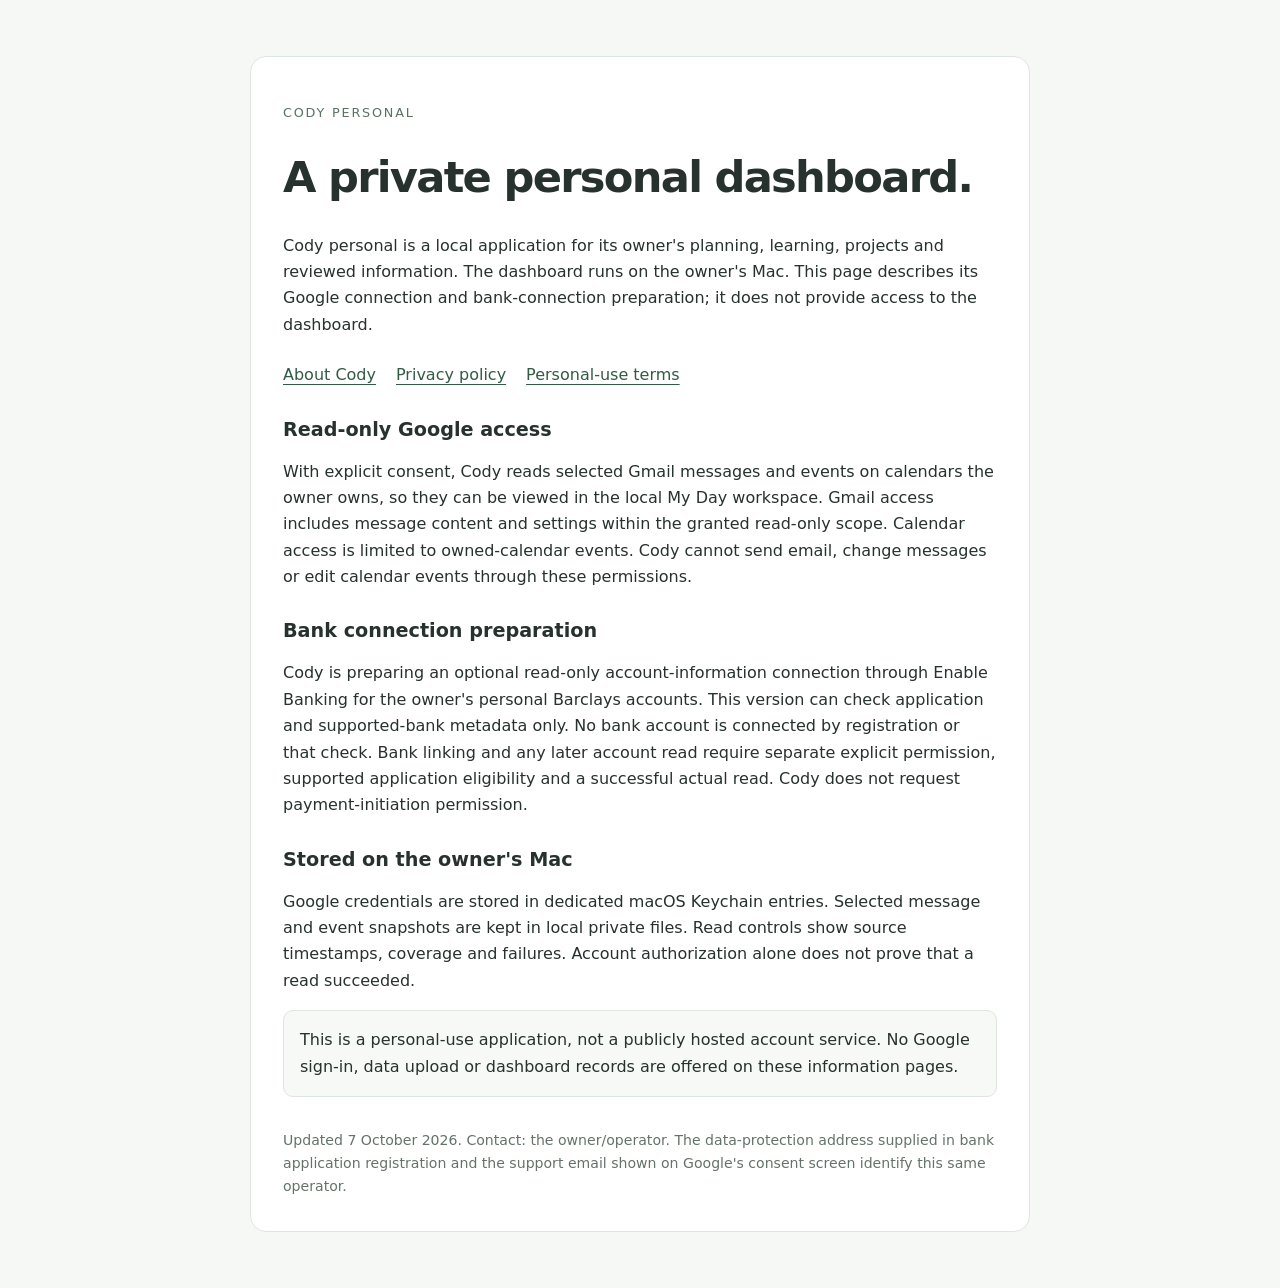
<file: index.html>
<!doctype html>
<html lang="en"><head><meta charset="utf-8"><meta name="viewport" content="width=device-width,initial-scale=1"><title>Cody personal — app information</title><link rel="stylesheet" href="site.css"></head><body><main>
<p class="eyebrow">Cody personal</p><h1>A private personal dashboard.</h1>
<p>Cody personal is a local application for its owner's planning, learning, projects and reviewed information. The dashboard runs on the owner's Mac. This page describes its Google connection and bank-connection preparation; it does not provide access to the dashboard.</p>
<nav aria-label="App information"><a href="index.html" aria-current="page">About Cody</a><a href="privacy.html">Privacy policy</a><a href="terms.html">Personal-use terms</a></nav>
<h2>Read-only Google access</h2><p>With explicit consent, Cody reads selected Gmail messages and events on calendars the owner owns, so they can be viewed in the local My Day workspace. Gmail access includes message content and settings within the granted read-only scope. Calendar access is limited to owned-calendar events. Cody cannot send email, change messages or edit calendar events through these permissions.</p>
<h2>Bank connection preparation</h2><p>Cody is preparing an optional read-only account-information connection through Enable Banking for the owner's personal Barclays accounts. This version can check application and supported-bank metadata only. No bank account is connected by registration or that check. Bank linking and any later account read require separate explicit permission, supported application eligibility and a successful actual read. Cody does not request payment-initiation permission.</p>
<h2>Stored on the owner's Mac</h2><p>Google credentials are stored in dedicated macOS Keychain entries. Selected message and event snapshots are kept in local private files. Read controls show source timestamps, coverage and failures. Account authorization alone does not prove that a read succeeded.</p>
<p class="note">This is a personal-use application, not a publicly hosted account service. No Google sign-in, data upload or dashboard records are offered on these information pages.</p>
<footer>Updated 7 October 2026. Contact: the owner/operator. The data-protection address supplied in bank application registration and the support email shown on Google's consent screen identify this same operator.</footer>
</main></body></html>
</file>
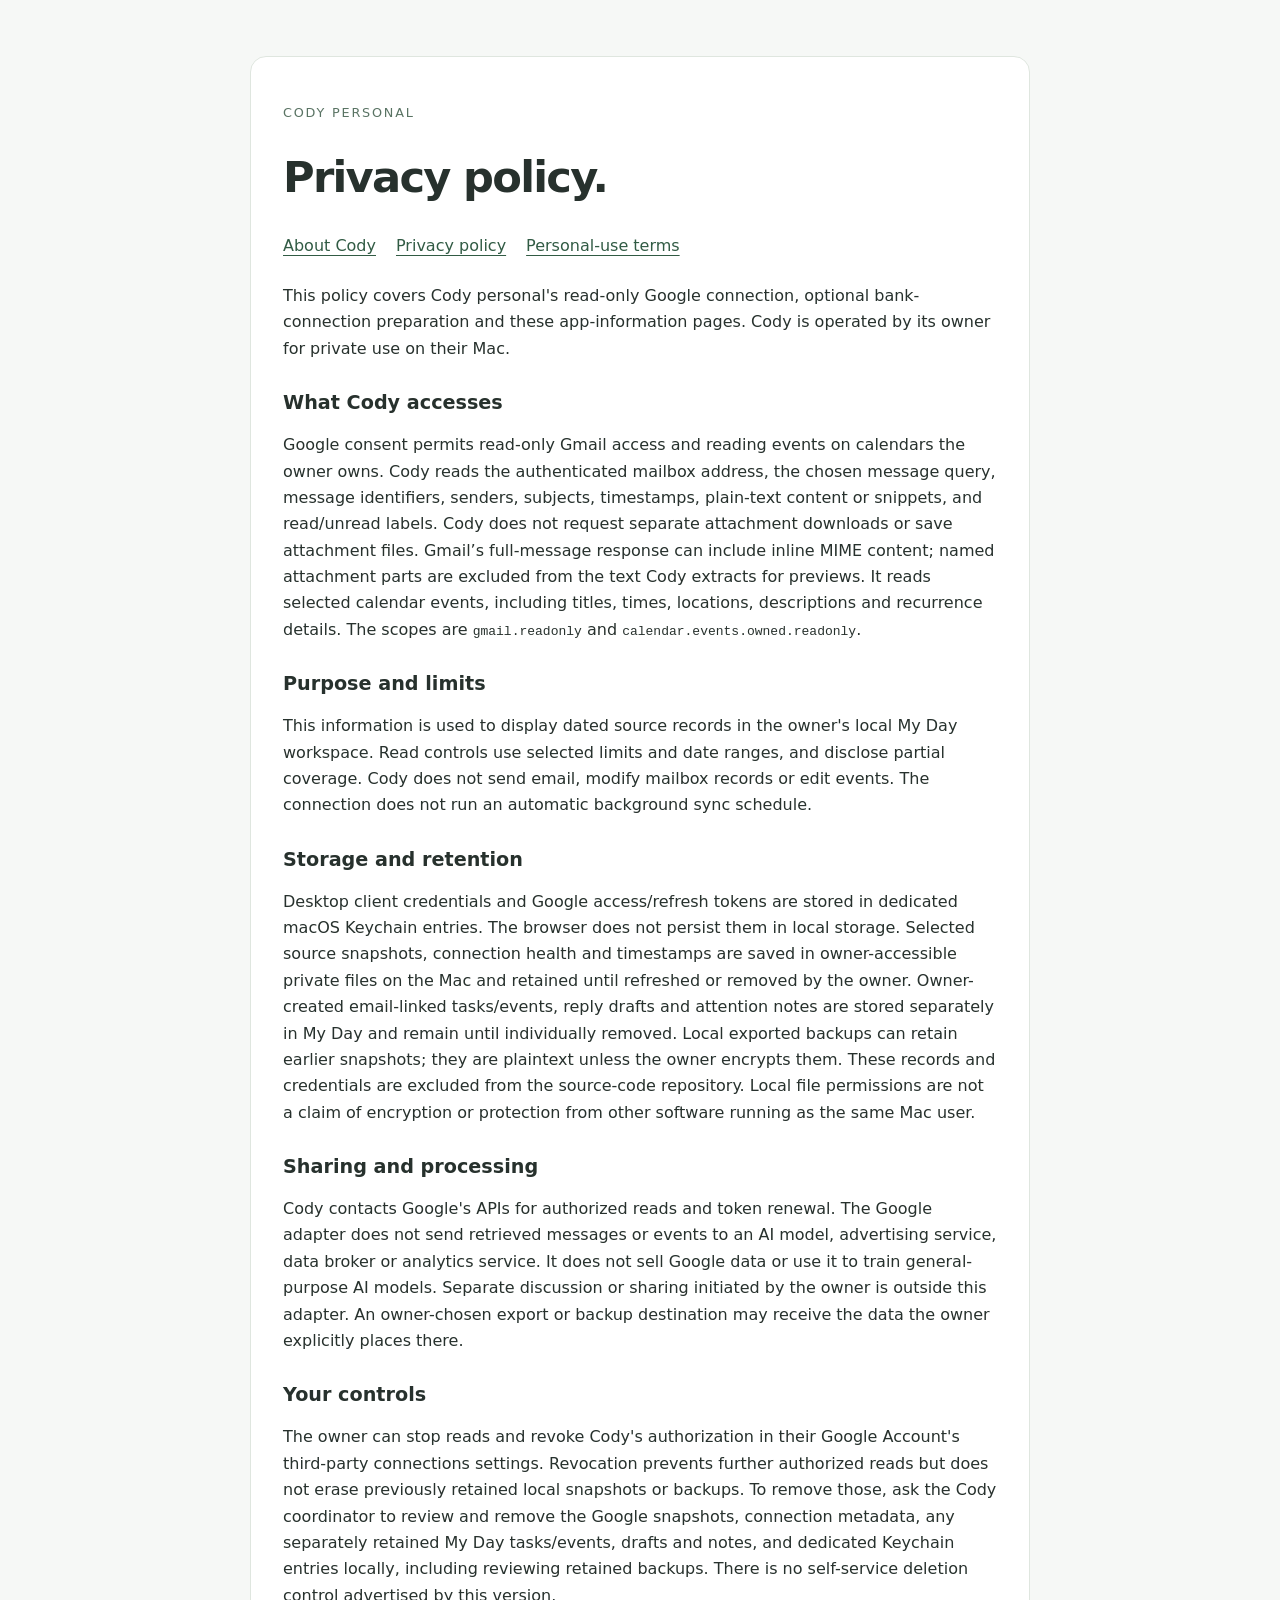
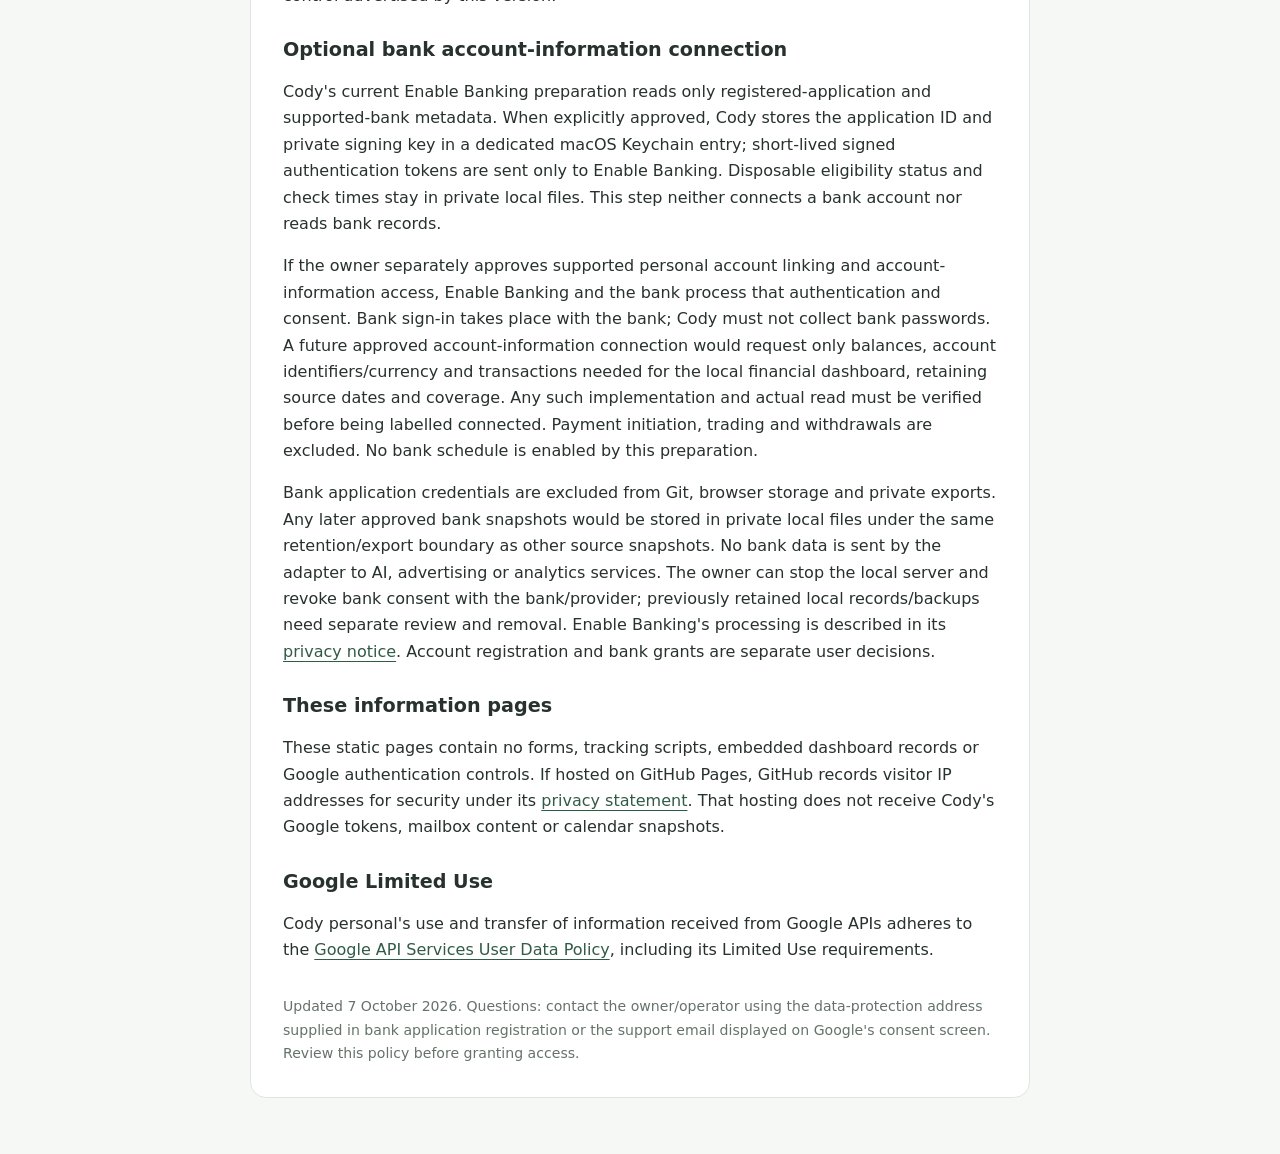
<file: privacy.html>
<!doctype html>
<html lang="en"><head><meta charset="utf-8"><meta name="viewport" content="width=device-width,initial-scale=1"><title>Cody personal — privacy policy</title><link rel="stylesheet" href="site.css"></head><body><main>
<p class="eyebrow">Cody personal</p><h1>Privacy policy.</h1>
<nav aria-label="App information"><a href="index.html">About Cody</a><a href="privacy.html" aria-current="page">Privacy policy</a><a href="terms.html">Personal-use terms</a></nav>
<p>This policy covers Cody personal's read-only Google connection, optional bank-connection preparation and these app-information pages. Cody is operated by its owner for private use on their Mac.</p>
<h2>What Cody accesses</h2><p>Google consent permits read-only Gmail access and reading events on calendars the owner owns. Cody reads the authenticated mailbox address, the chosen message query, message identifiers, senders, subjects, timestamps, plain-text content or snippets, and read/unread labels. Cody does not request separate attachment downloads or save attachment files. Gmail’s full-message response can include inline MIME content; named attachment parts are excluded from the text Cody extracts for previews. It reads selected calendar events, including titles, times, locations, descriptions and recurrence details. The scopes are <code>gmail.readonly</code> and <code>calendar.events.owned.readonly</code>.</p>
<h2>Purpose and limits</h2><p>This information is used to display dated source records in the owner's local My Day workspace. Read controls use selected limits and date ranges, and disclose partial coverage. Cody does not send email, modify mailbox records or edit events. The connection does not run an automatic background sync schedule.</p>
<h2>Storage and retention</h2><p>Desktop client credentials and Google access/refresh tokens are stored in dedicated macOS Keychain entries. The browser does not persist them in local storage. Selected source snapshots, connection health and timestamps are saved in owner-accessible private files on the Mac and retained until refreshed or removed by the owner. Owner-created email-linked tasks/events, reply drafts and attention notes are stored separately in My Day and remain until individually removed. Local exported backups can retain earlier snapshots; they are plaintext unless the owner encrypts them. These records and credentials are excluded from the source-code repository. Local file permissions are not a claim of encryption or protection from other software running as the same Mac user.</p>
<h2>Sharing and processing</h2><p>Cody contacts Google's APIs for authorized reads and token renewal. The Google adapter does not send retrieved messages or events to an AI model, advertising service, data broker or analytics service. It does not sell Google data or use it to train general-purpose AI models. Separate discussion or sharing initiated by the owner is outside this adapter. An owner-chosen export or backup destination may receive the data the owner explicitly places there.</p>
<h2>Your controls</h2><p>The owner can stop reads and revoke Cody's authorization in their Google Account's third-party connections settings. Revocation prevents further authorized reads but does not erase previously retained local snapshots or backups. To remove those, ask the Cody coordinator to review and remove the Google snapshots, connection metadata, any separately retained My Day tasks/events, drafts and notes, and dedicated Keychain entries locally, including reviewing retained backups. There is no self-service deletion control advertised by this version.</p>
<h2>Optional bank account-information connection</h2><p>Cody's current Enable Banking preparation reads only registered-application and supported-bank metadata. When explicitly approved, Cody stores the application ID and private signing key in a dedicated macOS Keychain entry; short-lived signed authentication tokens are sent only to Enable Banking. Disposable eligibility status and check times stay in private local files. This step neither connects a bank account nor reads bank records.</p><p>If the owner separately approves supported personal account linking and account-information access, Enable Banking and the bank process that authentication and consent. Bank sign-in takes place with the bank; Cody must not collect bank passwords. A future approved account-information connection would request only balances, account identifiers/currency and transactions needed for the local financial dashboard, retaining source dates and coverage. Any such implementation and actual read must be verified before being labelled connected. Payment initiation, trading and withdrawals are excluded. No bank schedule is enabled by this preparation.</p><p>Bank application credentials are excluded from Git, browser storage and private exports. Any later approved bank snapshots would be stored in private local files under the same retention/export boundary as other source snapshots. No bank data is sent by the adapter to AI, advertising or analytics services. The owner can stop the local server and revoke bank consent with the bank/provider; previously retained local records/backups need separate review and removal. Enable Banking's processing is described in its <a href="https://enablebanking.com/privacy/">privacy notice</a>. Account registration and bank grants are separate user decisions.</p>
<h2>These information pages</h2><p>These static pages contain no forms, tracking scripts, embedded dashboard records or Google authentication controls. If hosted on GitHub Pages, GitHub records visitor IP addresses for security under its <a href="https://docs.github.com/en/site-policy/privacy-policies/github-general-privacy-statement">privacy statement</a>. That hosting does not receive Cody's Google tokens, mailbox content or calendar snapshots.</p>
<h2>Google Limited Use</h2><p>Cody personal's use and transfer of information received from Google APIs adheres to the <a href="https://developers.google.com/terms/api-services-user-data-policy">Google API Services User Data Policy</a>, including its Limited Use requirements.</p>
<footer>Updated 7 October 2026. Questions: contact the owner/operator using the data-protection address supplied in bank application registration or the support email displayed on Google's consent screen. Review this policy before granting access.</footer>
</main></body></html>
</file>
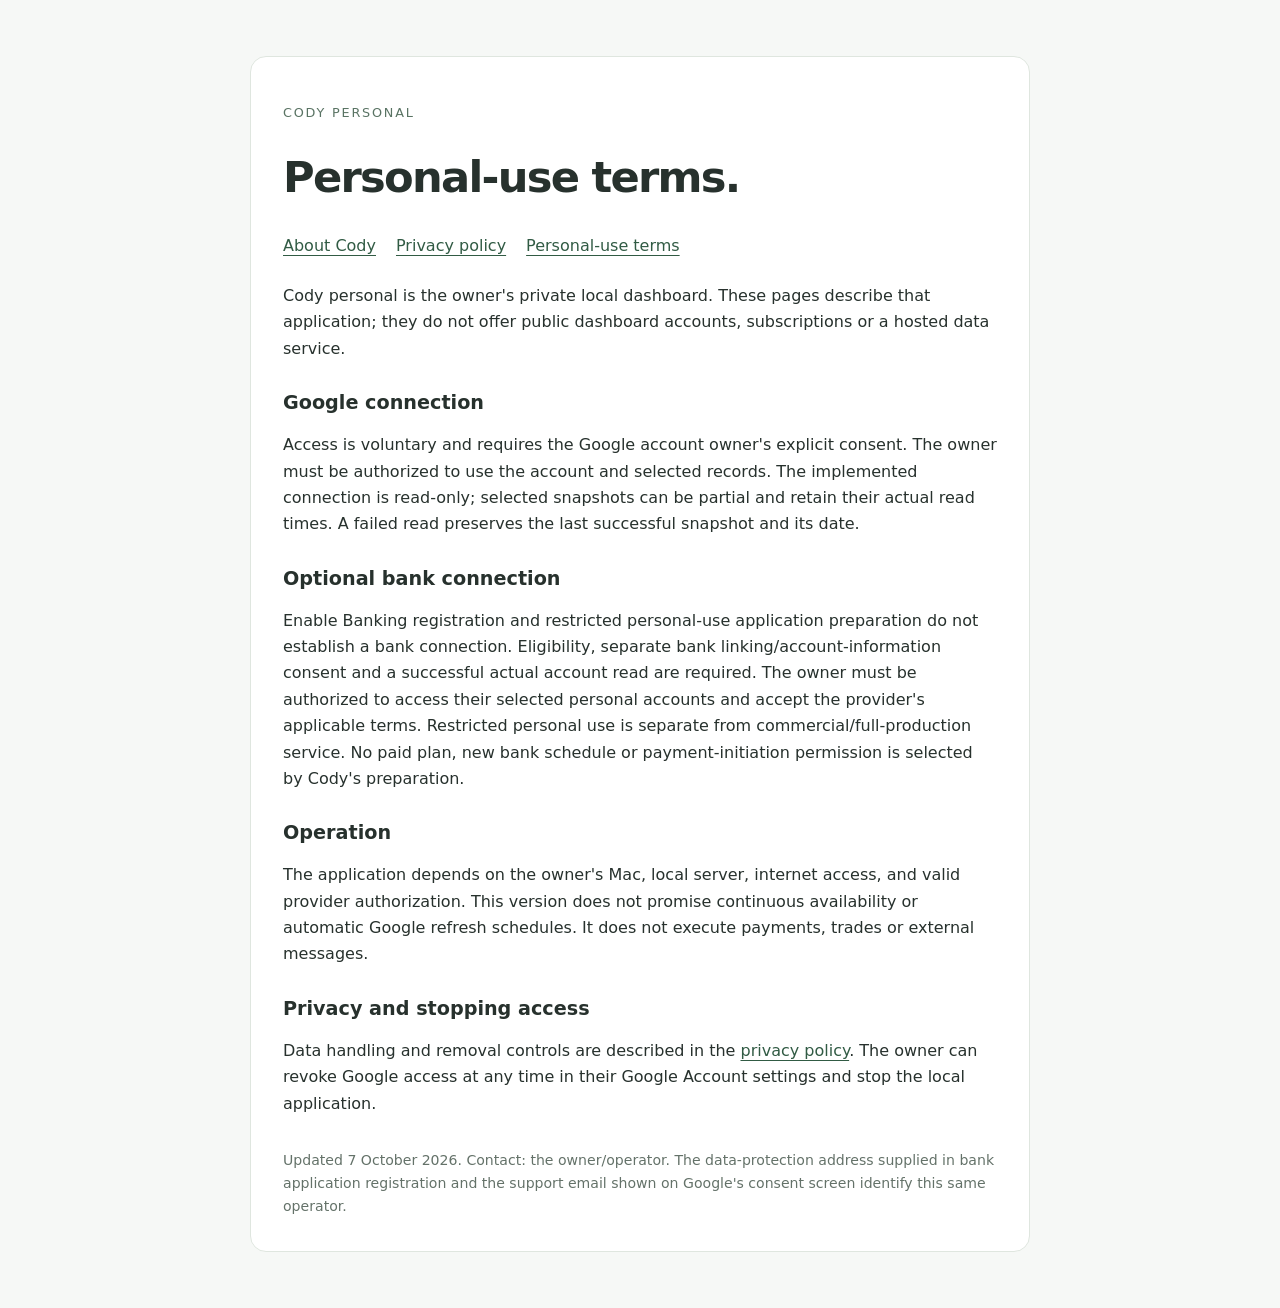
<file: terms.html>
<!doctype html>
<html lang="en"><head><meta charset="utf-8"><meta name="viewport" content="width=device-width,initial-scale=1"><title>Cody personal — personal-use terms</title><link rel="stylesheet" href="site.css"></head><body><main>
<p class="eyebrow">Cody personal</p><h1>Personal-use terms.</h1>
<nav aria-label="App information"><a href="index.html">About Cody</a><a href="privacy.html">Privacy policy</a><a href="terms.html" aria-current="page">Personal-use terms</a></nav>
<p>Cody personal is the owner's private local dashboard. These pages describe that application; they do not offer public dashboard accounts, subscriptions or a hosted data service.</p>
<h2>Google connection</h2><p>Access is voluntary and requires the Google account owner's explicit consent. The owner must be authorized to use the account and selected records. The implemented connection is read-only; selected snapshots can be partial and retain their actual read times. A failed read preserves the last successful snapshot and its date.</p>
<h2>Optional bank connection</h2><p>Enable Banking registration and restricted personal-use application preparation do not establish a bank connection. Eligibility, separate bank linking/account-information consent and a successful actual account read are required. The owner must be authorized to access their selected personal accounts and accept the provider's applicable terms. Restricted personal use is separate from commercial/full-production service. No paid plan, new bank schedule or payment-initiation permission is selected by Cody's preparation.</p>
<h2>Operation</h2><p>The application depends on the owner's Mac, local server, internet access, and valid provider authorization. This version does not promise continuous availability or automatic Google refresh schedules. It does not execute payments, trades or external messages.</p>
<h2>Privacy and stopping access</h2><p>Data handling and removal controls are described in the <a href="privacy.html">privacy policy</a>. The owner can revoke Google access at any time in their Google Account settings and stop the local application.</p>
<footer>Updated 7 October 2026. Contact: the owner/operator. The data-protection address supplied in bank application registration and the support email shown on Google's consent screen identify this same operator.</footer>
</main></body></html>
</file>
<file: site.css>
:root{color-scheme:light;font-family:system-ui,-apple-system,BlinkMacSystemFont,"Segoe UI",sans-serif;color:#27312d;background:#f6f8f6;line-height:1.65}*{box-sizing:border-box}body{margin:0}main{max-width:780px;margin:56px auto;padding:32px;background:white;border:1px solid #dfe6df;border-radius:16px}nav{display:flex;gap:20px;flex-wrap:wrap;margin:24px 0}a{color:#315b44;text-underline-offset:4px}h1{font-size:clamp(1.9rem,5vw,2.7rem);line-height:1.2;letter-spacing:-.04em}h2{margin-top:28px;font-size:1.2rem;line-height:1.35}.eyebrow{color:#597363;font-size:.8rem;letter-spacing:.14em;text-transform:uppercase}.note{padding:16px;border:1px solid #dfe6df;border-radius:10px;background:#f6f9f6}footer{margin-top:32px;color:#647269;font-size:.88rem}@media(max-width:600px){main{margin:16px;padding:24px}nav{gap:16px}}
</file>
